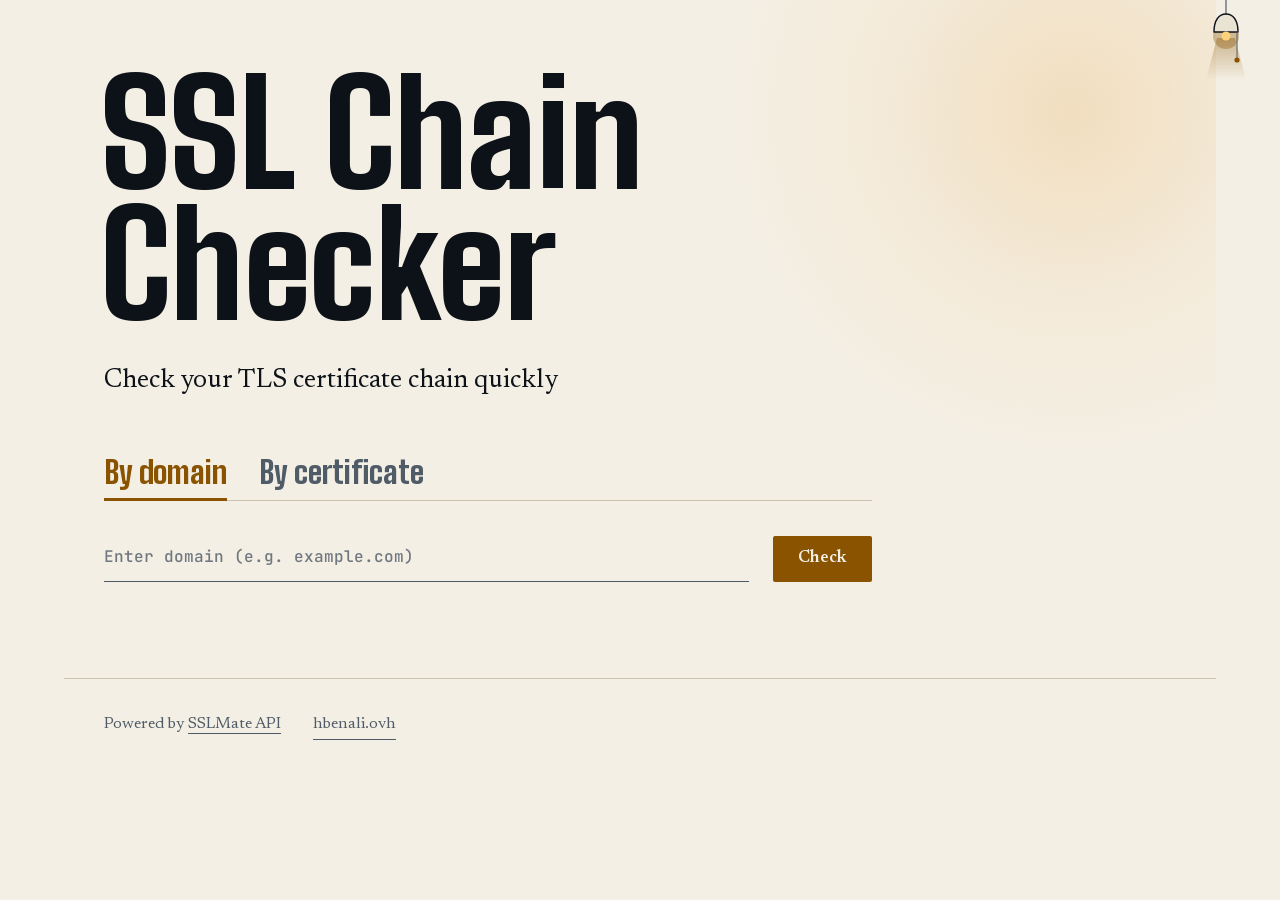
<file: index.html>
<!DOCTYPE html>
<html lang="en">
<head>
  <meta charset="UTF-8">
  <meta name="viewport" content="width=device-width, initial-scale=1.0">
  <title>SSL Chain Checker — TLS Certificate Chain Validator</title>
  <meta name="description" content="Free SSL/TLS certificate chain checker. Instantly verify whether a domain's certificate chain is trusted and complete, and get the correct chain to install if it isn't.">
  <meta name="robots" content="index, follow">
  <link rel="canonical" href="https://ssl.hbenali.ovh/">

  <!-- Security (static hosting: no custom HTTP headers, so CSP/referrer are set here; X-Frame-Options/X-Content-Type-Options need a real header and aren't achievable via meta) -->
  <meta http-equiv="Content-Security-Policy" content="default-src 'self'; script-src 'self'; style-src 'self'; font-src 'self'; img-src 'self' data:; connect-src 'self' https://web.api.sslmate.com; object-src 'none'; base-uri 'self'; form-action 'self'">
  <meta name="referrer" content="strict-origin-when-cross-origin">

  <!-- Open Graph -->
  <meta property="og:type" content="website">
  <meta property="og:title" content="SSL Chain Checker — TLS Certificate Chain Validator">
  <meta property="og:description" content="Verify whether a domain's TLS certificate chain is trusted and complete, and get the correct chain to install if it isn't.">
  <meta property="og:url" content="https://ssl.hbenali.ovh/">
  <meta property="og:site_name" content="SSL Chain Checker">
  <meta property="og:locale" content="en_US">
  <meta property="og:image" content="https://ssl.hbenali.ovh/favicon.svg">
  <meta property="og:image:type" content="image/svg+xml">

  <!-- Twitter Card -->
  <meta name="twitter:card" content="summary">
  <meta name="twitter:title" content="SSL Chain Checker — TLS Certificate Chain Validator">
  <meta name="twitter:description" content="Verify whether a domain's TLS certificate chain is trusted and complete, and get the correct chain to install if it isn't.">
  <meta name="twitter:image" content="https://ssl.hbenali.ovh/favicon.svg">

  <!-- Favicon -->
  <link rel="icon" type="image/svg+xml" href="/favicon.svg">
  <link rel="alternate icon" href="/favicon.ico">
  <link rel="apple-touch-icon" href="/apple-touch-icon.png">
  <meta name="color-scheme" content="dark light">
  <meta name="theme-color" content="#0c1218" media="(prefers-color-scheme: dark)">
  <meta name="theme-color" content="#f4efe4" media="(prefers-color-scheme: light)">
  <link rel="manifest" href="/manifest.json">
  <meta name="mobile-web-app-capable" content="yes">
  <meta name="apple-mobile-web-app-capable" content="yes">
  <meta name="apple-mobile-web-app-status-bar-style" content="black">
  <meta name="apple-mobile-web-app-title" content="SSL Chain Checker">

  <!-- SSLMate's API is only hit on-demand after a check -->
  <link rel="dns-prefetch" href="https://web.api.sslmate.com">

  <!-- Structured data -->
  <script type="application/ld+json">
  {
    "@context": "https://schema.org",
    "@graph": [
      {
        "@type": "WebSite",
        "url": "https://ssl.hbenali.ovh/",
        "name": "SSL Chain Checker",
        "description": "Free SSL/TLS certificate chain checker and validator.",
        "potentialAction": {
          "@type": "SearchAction",
          "target": "https://ssl.hbenali.ovh/?hostname={search_term_string}",
          "query-input": "required name=search_term_string"
        }
      },
      {
        "@type": "WebApplication",
        "name": "SSL Chain Checker",
        "url": "https://ssl.hbenali.ovh/",
        "applicationCategory": "UtilitiesApplication",
        "operatingSystem": "Any",
        "description": "Check whether a domain's TLS certificate chain is trusted and complete, and get the correct chain to install if it isn't.",
        "offers": {
          "@type": "Offer",
          "price": "0",
          "priceCurrency": "USD"
        }
      }
    ]
  }
  </script>

  <link rel="preload" as="font" type="font/woff2" href="/fonts/big-shoulders-latin-wght.woff2" crossorigin>
  <link rel="preload" as="font" type="font/woff2" href="/fonts/newsreader-latin-wght.woff2" crossorigin>
  <script src="/theme.js"></script>
  <link rel="stylesheet" href="/site.css">
</head>
<body>
  <a class="skip" href="#main">Skip to the checker</a>
  <header class="hero wrap">
    <h1 class="display"><span class="line"><span>SSL Chain</span></span><span class="line"><span>Checker</span></span></h1>
    <p class="lead">Check your TLS certificate chain quickly</p>
  </header>

  <main id="main" class="wrap">
    <div class="mode-tabs" role="tablist" aria-label="Check method">
      <button type="button" class="mode-tab active" id="tabDomain" role="tab" aria-selected="true" aria-controls="checker">By domain</button>
      <button type="button" class="mode-tab" id="tabCert" role="tab" aria-selected="false" aria-controls="certChecker">By certificate</button>
    </div>

    <section id="checker" role="tabpanel" aria-labelledby="tabDomain">
      <h2 class="sr-only">Check a certificate chain by domain</h2>
      <form id="checkForm">
        <label for="hostname" class="sr-only">Domain name</label>
        <input type="text" id="hostname" placeholder="Enter domain (e.g. example.com)" autocomplete="off" spellcheck="false" required>
        <button type="submit">Check</button>
      </form>
      <div id="feedback" class="hidden" aria-live="polite"></div>
    </section>

    <section id="results" class="hidden" aria-live="polite">
      <div id="certDetails" class="card"></div>
      <div id="chainRecommendation" class="card hidden"></div>
    </section>

    <section id="certChecker" class="hidden" role="tabpanel" aria-labelledby="tabCert">
      <h2 class="sr-only">Generate a chain from your own certificate</h2>
      <p class="hint">Paste your leaf certificate (PEM), or upload a .pem/.crt/.cer file, to get the correct chain to install.</p>
      <form id="certForm">
        <label for="certInput" class="sr-only">Certificate (PEM)</label>
        <textarea id="certInput" placeholder="-----BEGIN CERTIFICATE-----&#10;...&#10;-----END CERTIFICATE-----" spellcheck="false" required></textarea>
        <div class="cert-form-row">
          <label class="file-btn">
            Upload file
            <input type="file" id="certFile" accept=".pem,.crt,.cer,.txt">
          </label>
          <label class="checkbox-label">
            <input type="checkbox" id="includeRoot"> Include root certificate
          </label>
          <button type="submit">Generate Chain</button>
        </div>
      </form>
      <div id="certFeedback" class="hidden" aria-live="polite"></div>
      <div id="certResults" class="card hidden" aria-live="polite"></div>
    </section>
  </main>

  <footer>
    <p><span>Powered by <a href="https://www.sslmate.com/" target="_blank" rel="noopener noreferrer">SSLMate API</a></span> <a href="https://hbenali.ovh" target="_blank" rel="noopener noreferrer">hbenali.ovh</a></p>
  </footer>

  <script src="assets/js/main.js"></script>
</body>
</html>
</file>
<file: site.css>
/* ssl.hbenali.ovh: one stylesheet for every page. Dark editorial: cold ink, bone text,
   a sodium-lamp glow, verdigris for "trusted". Fonts are self-hosted (see fonts/README.md). */

@font-face {
    font-family: 'Big Shoulders';
    font-style: normal;
    font-weight: 600 900;
    font-display: swap;
    src: url('/fonts/big-shoulders-latin-wght.woff2') format('woff2');
}
@font-face {
    font-family: 'Newsreader';
    font-style: normal;
    font-weight: 200 800;
    font-display: swap;
    src: url('/fonts/newsreader-latin-wght.woff2') format('woff2');
}
@font-face {
    font-family: 'JetBrains Mono';
    font-style: normal;
    font-weight: 100 800;
    font-display: swap;
    src: url('/fonts/jetbrains-mono-latin-wght.woff2') format('woff2');
}

:root {
    --ink: #0c1218;
    --slate: #17212b;
    --line: #263341;
    --bone: #e7e1d3;
    --mist: #8e9aa6;
    --sodium: #e9a23b;
    --verdigris: #5db7a0;
    --fail: #e5776f;
    --glow: rgba(233, 162, 59, 0.2);
    --glow-soft: rgba(233, 162, 59, 0.06);

    --display: 'Big Shoulders', 'Arial Narrow', Impact, sans-serif;
    --serif: 'Newsreader', Georgia, serif;
    --mono: 'JetBrains Mono', ui-monospace, monospace;

    --gutter: clamp(1.5rem, 4vw, 2.5rem);
    color-scheme: dark;
}

/* Light: follows the system setting until the lamp (theme.js) is used. Dark above is the default and the identity.
   Contrast on --ink (page) / --slate (surface): text 16/14.7, muted 6.0/5.4, accent 5.5/4.9,
   ok 5.2/4.7, fail 5.7/5.1; paper text on accent buttons 5.5. */
@media (prefers-color-scheme: light) {
    :root:not([data-theme="dark"]) {
        --ink: #f4efe4;
        --slate: #e9e3d4;
        --line: #cbc3b0;
        --bone: #0c1218;
        --mist: #4f5b67;
        --sodium: #8a5300;
        --verdigris: #1b7058;
        --fail: #b3261e;
        --glow: rgba(233, 162, 59, 0.22);
        --glow-soft: rgba(233, 162, 59, 0.07);
        color-scheme: light;
    }
}
:root[data-theme="light"] {
    --ink: #f4efe4;
    --slate: #e9e3d4;
    --line: #cbc3b0;
    --bone: #0c1218;
    --mist: #4f5b67;
    --sodium: #8a5300;
    --verdigris: #1b7058;
    --fail: #b3261e;
    --glow: rgba(233, 162, 59, 0.22);
    --glow-soft: rgba(233, 162, 59, 0.07);
    color-scheme: light;
}

*, *::before, *::after { box-sizing: border-box; margin: 0; padding: 0; }

html { background: var(--ink); }

body {
    min-height: 100vh;
    background: var(--ink);
    color: var(--bone);
    font-family: var(--serif);
    font-size: 1.125rem;
    line-height: 1.7;
    font-optical-sizing: auto;
    -webkit-font-smoothing: antialiased;
    text-rendering: optimizeLegibility;
}

::selection { background: var(--sodium); color: var(--ink); }
:focus-visible { outline: 2px solid var(--sodium); outline-offset: 4px; border-radius: 2px; }

a { color: inherit; }
ul { list-style: none; }
[hidden], .hidden { display: none !important; }

.sr-only {
    position: absolute; width: 1px; height: 1px; overflow: hidden;
    clip-path: inset(50%); white-space: nowrap;
}
.skip {
    position: fixed; top: 0.75rem; left: 0.75rem; z-index: 60;
    background: var(--sodium); color: var(--ink); padding: 0.5rem 1rem;
    transform: translateY(-300%);
}
.skip:focus { transform: none; }

/* Underline that draws in on hover and focus. */
.link, footer a {
    text-decoration: none;
    background-image: linear-gradient(currentColor, currentColor);
    background-repeat: no-repeat;
    background-size: 100% 1px;
    background-position: 0 100%;
    padding-bottom: 2px;
    transition: background-size 0.35s cubic-bezier(0.22, 1, 0.36, 1), color 0.2s;
}
.link:hover, .link:focus-visible, footer a:hover, footer a:focus-visible { color: var(--sodium); background-size: 100% 2px; }

.display { font-family: var(--display); font-weight: 800; line-height: 0.86; letter-spacing: -0.01em; }

.wrap { max-width: 72rem; margin: 0 auto; padding-inline: var(--gutter); }

/* Hero */
.hero { position: relative; isolation: isolate; overflow: hidden; padding-block: 4.5rem 3rem; }
.hero::before {
    content: ''; position: absolute; z-index: -1; top: -14rem; right: -12rem;
    width: min(42rem, 140vw); aspect-ratio: 1; border-radius: 50%;
    background: radial-gradient(closest-side, var(--glow), var(--glow-soft) 55%, transparent);
    pointer-events: none;
}
.hero h1 { font-size: clamp(3.4rem, 15vw, 9rem); margin-left: -0.03em; }
.hero h1 .line { display: block; overflow: hidden; padding-bottom: 0.05em; }
.hero h1 .line > span { display: block; animation: rise 1.1s cubic-bezier(0.16, 1, 0.3, 1) both; }
.hero h1 .line:nth-child(2) > span { animation-delay: 0.13s; }
.hero .lead { margin-top: 1.75rem; max-width: 34ch; font-size: clamp(1.3rem, 2.4vw, 1.65rem); line-height: 1.5; animation: fade 0.9s 0.5s both; }

@keyframes rise { from { transform: translateY(108%); } }
@keyframes fade { from { opacity: 0; transform: translateY(12px); } }

main { padding-bottom: 5rem; }
main > * { max-width: 48rem; }

/* Mode tabs */
.mode-tabs { display: flex; gap: 2rem; border-bottom: 1px solid var(--line); margin-bottom: 2rem; }
.mode-tab {
    background: none; border: 0; border-bottom: 3px solid transparent; margin-bottom: -1px;
    color: var(--mist); font: 800 1.9rem/1 var(--display); padding: 0.5rem 0 0.6rem; cursor: pointer;
    transition: color 0.2s, border-color 0.2s;
}
.mode-tab:hover { color: var(--bone); }
.mode-tab.active { color: var(--sodium); border-bottom-color: var(--sodium); }

.hint { color: var(--mist); margin-bottom: 1.25rem; max-width: 56ch; }

/* Forms */
form { display: flex; flex-wrap: wrap; align-items: flex-end; gap: 1rem 1.5rem; margin-bottom: 1rem; }
#certForm { flex-direction: column; align-items: stretch; }

input[type="text"], textarea {
    font: 500 1rem/1.5 var(--mono); color: var(--bone); background: none; border: 0;
    border-bottom: 1px solid var(--mist); border-radius: 0; outline: 0; transition: border-color 0.2s;
}
input[type="text"] { flex: 1 1 14rem; min-width: 0; padding: 0.75rem 0; }
input[type="text"]::placeholder, textarea::placeholder { color: var(--mist); opacity: 0.8; }
input[type="text"]:focus, textarea:focus { border-bottom-color: var(--sodium); }
input[type="text"]:focus-visible, textarea:focus-visible { outline: 2px solid var(--sodium); outline-offset: 4px; }

textarea {
    display: block; width: 100%; height: 12rem; padding: 0.9rem 1rem; resize: vertical;
    background: var(--slate); border: 1px solid var(--line); border-radius: 2px;
    font-size: 0.8125rem; line-height: 1.6;
}
textarea:focus { border-color: var(--sodium); }

button[type="submit"] {
    background: var(--sodium); color: var(--ink); border: 0; border-radius: 2px;
    font: 600 1.05rem/1 var(--serif); padding: 0.9rem 1.6rem; cursor: pointer;
    transition: background-color 0.2s, transform 0.2s;
}
button[type="submit"]:hover { background: var(--bone); transform: translateY(-2px); }
button[type="submit"]:active { transform: none; }

.cert-form-row { display: flex; flex-wrap: wrap; align-items: center; gap: 1rem 1.5rem; }
.file-btn {
    position: relative; display: inline-flex; align-items: center; cursor: pointer;
    border: 1px solid var(--mist); border-radius: 2px; padding: 0.8rem 1.3rem; line-height: 1;
    transition: border-color 0.2s, color 0.2s;
}
.file-btn:hover, .file-btn:focus-within { border-color: var(--sodium); color: var(--sodium); }
.file-btn:focus-within { outline: 2px solid var(--sodium); outline-offset: 4px; }
.file-btn input[type="file"] { position: absolute; width: 1px; height: 1px; overflow: hidden; clip-path: inset(50%); }
.checkbox-label { display: inline-flex; align-items: center; gap: 0.6rem; color: var(--mist); cursor: pointer; }
.checkbox-label input { accent-color: var(--sodium); width: 1.1rem; height: 1.1rem; cursor: pointer; }
.cert-form-row button[type="submit"] { margin-left: auto; }

/* Status and results */
#feedback, #certFeedback { color: var(--mist); margin-top: 0.5rem; }

.card { border-top: 1px solid var(--line); padding: 2rem 0; margin-top: 1.5rem; }
.card h3 { font: 800 clamp(2rem, 6vw, 2.8rem)/1 var(--display); color: var(--sodium); margin-bottom: 1rem; overflow-wrap: anywhere; }
.card p + p { margin-top: 0.75rem; }
.card textarea { margin-top: 0.5rem; }

.badge { display: inline-flex; align-items: center; gap: 0.5rem; font-weight: 600; }
.badge::before { content: ''; width: 0.6rem; height: 0.6rem; background: currentColor; }
.badge.trusted { color: var(--verdigris); }
.badge.trusted::before { border-radius: 50%; }
.badge.untrusted { color: var(--fail); }

.error-text { color: var(--fail); border-left: 2px solid var(--fail); padding-left: 1rem; overflow-wrap: anywhere; }

.btn-row { display: flex; flex-wrap: wrap; gap: 0.75rem 1rem; margin-top: 1rem; }
.copy-btn {
    background: none; color: var(--bone); border: 1px solid var(--mist); border-radius: 2px;
    font: inherit; font-size: 1rem; line-height: 1; padding: 0.75rem 1.2rem; cursor: pointer;
    transition: border-color 0.2s, color 0.2s, transform 0.2s;
}
.card > .copy-btn { margin-top: 0.5rem; }
.copy-btn:hover { border-color: var(--sodium); color: var(--sodium); }
.copy-btn:active { transform: translateY(1px); }

.inline-feedback { color: var(--mist); font-size: 1rem; margin-top: 0.75rem; }
.inline-feedback:empty { display: none; }

footer { border-top: 1px solid var(--line); color: var(--mist); font-size: 1rem; max-width: 72rem; margin: 0 auto; padding: 2rem var(--gutter) 3rem; display: flex; flex-wrap: wrap; gap: 0.5rem 2rem; }
footer p { display: contents; }

/* 404 */
.nf { min-height: 100vh; display: flex; flex-direction: column; justify-content: center; align-items: flex-start; padding-block: 5rem 3rem; position: relative; isolation: isolate; overflow: hidden; }
.nf::before {
    content: ''; position: absolute; z-index: -1; top: -12rem; right: -10rem; width: min(40rem, 140vw); aspect-ratio: 1; border-radius: 50%;
    background: radial-gradient(closest-side, var(--glow), var(--glow-soft) 55%, transparent);
}
.nf-code { font-size: clamp(9rem, 34vw, 24rem); color: var(--sodium); }
.nf h1 { font-size: clamp(2.8rem, 7vw, 5rem); margin-top: 0.5rem; }
.nf .nf-lead { margin-top: 1rem; max-width: 36ch; color: var(--mist); font-size: 1.3rem; }
.nf-links { margin-top: 2rem; display: flex; flex-wrap: wrap; gap: 0.75rem 2rem; font-size: 1.25rem; }
.btn {
    display: inline-block; background: var(--sodium); color: var(--ink); padding: 0.8rem 1.6rem;
    font-weight: 600; text-decoration: none; border-radius: 2px; transition: background-color 0.2s, transform 0.2s;
}
.btn:hover, .btn:focus-visible { background: var(--bone); transform: translateY(-2px); }
.nf footer { border: 0; padding: 3rem 0 0; margin: 0; }

@media (prefers-reduced-motion: reduce) {
    *, *::before, *::after { animation-duration: 0.01ms !important; animation-delay: 0s !important; transition-duration: 0.01ms !important; }
}

/* ---- Theme lamp: pull-cord switch (see theme.js). Lamp on = light theme. ---- */
.theme-lamp {
    position: absolute; /* scrolls away with the page; fixed on pages with a fixed bar, see below */
    top: 0;
    inset-inline-end: clamp(0.75rem, 3vw, 2rem);
    z-index: 1000;
    display: block;
    width: 2.75rem;
    height: 5.25rem;
    padding: 0;
    border: 0;
    background: none;
    cursor: pointer;
    -webkit-tap-highlight-color: transparent;
}
/* Pages with a fixed top bar or fixed top-right controls: the lamp stays visible and the bar
   reserves room for it (lamp offset + lamp width + gap), so it never covers a link. */
html:has(.bar-inner) .theme-lamp,
html:has(.controls) .theme-lamp { position: fixed; }
.bar-inner { padding-inline-end: calc(clamp(0.75rem, 3vw, 2rem) + 2.75rem + 0.75rem); }
.controls { right: calc(clamp(0.75rem, 3vw, 2rem) + 2.75rem + 0.75rem); }
.theme-lamp svg { display: block; width: 100%; height: 100%; overflow: visible; pointer-events: none; }
.lamp-wire { stroke: var(--mist); stroke-width: 1.2; }
.lamp-shade { fill: var(--slate); stroke: var(--bone); stroke-width: 1.4; stroke-linejoin: round; }
.lamp-bulb { fill: var(--line); transition: fill 0.4s; }
.lamp-halo { fill: var(--sodium); opacity: 0; transition: opacity 0.5s; }
.lamp-cone { fill: url(#lamp-cone); opacity: 0; transition: opacity 0.5s; }
.lamp-stop-a { stop-color: var(--sodium); stop-opacity: 0.38; }
.lamp-stop-b { stop-color: var(--sodium); stop-opacity: 0; }
.lamp-cord { stroke: var(--mist); stroke-width: 1; }
.lamp-bead { fill: var(--sodium); }
.theme-lamp[data-on="true"] .lamp-bulb { fill: #ffd27a; }
.theme-lamp[data-on="true"] .lamp-halo { opacity: 0.35; }
.theme-lamp[data-on="true"] .lamp-cone { opacity: 1; }
.lamp-swing { transform-box: view-box; transform-origin: 22px 0; animation: lamp-swing 0.9s ease-out; }
.lamp-pull { animation: lamp-pull 0.45s cubic-bezier(0.3, 1.6, 0.5, 1); }
@keyframes lamp-swing { 20% { transform: rotate(-5deg); } 45% { transform: rotate(3.5deg); } 70% { transform: rotate(-1.5deg); } }
@keyframes lamp-pull { 35% { transform: translateY(10px); } }

/* The theme switch is a plain cross-fade of the whole page. */
html.theme-vt::view-transition-old(root) { animation: 0.45s ease both lamp-fade-out; }
html.theme-vt::view-transition-new(root) { animation: 0.45s ease both lamp-fade-in; }
@keyframes lamp-fade-out { to { opacity: 0; } }
@keyframes lamp-fade-in { from { opacity: 0; } }

@media (prefers-reduced-motion: reduce) {
    .lamp-swing, .lamp-pull { animation: none; }
    .lamp-bulb, .lamp-halo, .lamp-cone { transition: none; }
}
</file>
